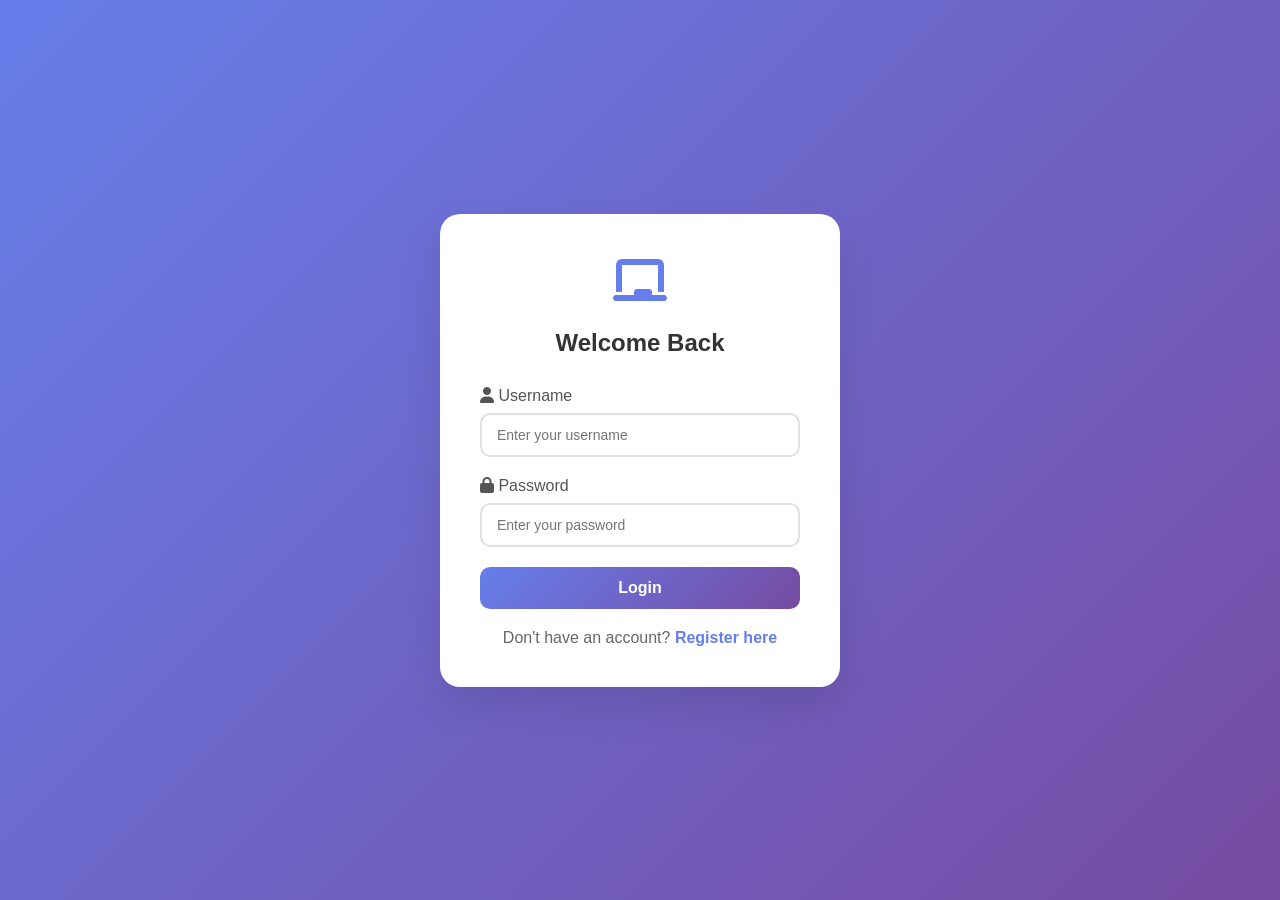
<file: whiteboard_project/src/main/webapp/login.html>
<!DOCTYPE html>
<html lang="en">
<head>
    <meta charset="UTF-8">
    <meta name="viewport" content="width=device-width, initial-scale=1.0">
    <title>Login - Whiteboard Pro</title>
    <link rel="stylesheet" href="https://cdnjs.cloudflare.com/ajax/libs/font-awesome/6.4.0/css/all.min.css">
    <style>
        * {
            margin: 0;
            padding: 0;
            box-sizing: border-box;
        }
        
        body {
            font-family: 'Segoe UI', Tahoma, Geneva, Verdana, sans-serif;
            background: linear-gradient(135deg, #667eea 0%, #764ba2 100%);
            min-height: 100vh;
            display: flex;
            justify-content: center;
            align-items: center;
        }
        
        .login-container {
            background: white;
            border-radius: 20px;
            box-shadow: 0 20px 40px rgba(0,0,0,0.1);
            width: 100%;
            max-width: 400px;
            padding: 40px;
            animation: slideUp 0.5s ease;
        }
        
        @keyframes slideUp {
            from {
                opacity: 0;
                transform: translateY(30px);
            }
            to {
                opacity: 1;
                transform: translateY(0);
            }
        }
        
        .logo {
            text-align: center;
            font-size: 3rem;
            color: #667eea;
            margin-bottom: 20px;
        }
        
        h2 {
            text-align: center;
            color: #333;
            margin-bottom: 30px;
        }
        
        .input-group {
            margin-bottom: 20px;
        }
        
        .input-group label {
            display: block;
            margin-bottom: 8px;
            color: #555;
            font-weight: 500;
        }
        
        .input-group input {
            width: 100%;
            padding: 12px 15px;
            border: 2px solid #e0e0e0;
            border-radius: 10px;
            font-size: 14px;
            transition: 0.3s;
        }
        
        .input-group input:focus {
            outline: none;
            border-color: #667eea;
        }
        
        button {
            width: 100%;
            padding: 12px;
            background: linear-gradient(135deg, #667eea, #764ba2);
            color: white;
            border: none;
            border-radius: 10px;
            font-size: 16px;
            font-weight: 600;
            cursor: pointer;
            transition: 0.3s;
        }
        
        button:hover {
            transform: translateY(-2px);
            box-shadow: 0 5px 15px rgba(102,126,234,0.4);
        }
        
        .register-link {
            text-align: center;
            margin-top: 20px;
            color: #666;
        }
        
        .register-link a {
            color: #667eea;
            text-decoration: none;
            font-weight: 600;
        }
        
        .register-link a:hover {
            text-decoration: underline;
        }
        
        .error-message {
            background: #fee;
            color: #c33;
            padding: 10px;
            border-radius: 8px;
            margin-bottom: 20px;
            display: none;
        }
        
        .success-message {
            background: #efe;
            color: #3c3;
            padding: 10px;
            border-radius: 8px;
            margin-bottom: 20px;
            display: none;
        }
    </style>
</head>
<body>
    <div class="login-container">
        <div class="logo">
            <i class="fas fa-chalkboard"></i>
        </div>
        <h2>Welcome Back</h2>
        
        <div id="errorMessage" class="error-message"></div>
        <div id="successMessage" class="success-message"></div>
        
        <form id="loginForm">
            <div class="input-group">
                <label><i class="fas fa-user"></i> Username</label>
                <input type="text" id="username" required placeholder="Enter your username">
            </div>
            
            <div class="input-group">
                <label><i class="fas fa-lock"></i> Password</label>
                <input type="password" id="password" required placeholder="Enter your password">
            </div>
            
            <button type="submit">Login</button>
        </form>
        
        <div class="register-link">
            Don't have an account? <a href="register.html">Register here</a>
        </div>
    </div>
    
    <script>
        const API_URL = window.location.origin + '/whiteboard/api/auth';
        
        document.getElementById('loginForm').addEventListener('submit', async (e) => {
            e.preventDefault();
            
            const username = document.getElementById('username').value;
            const password = document.getElementById('password').value;
            
            const errorDiv = document.getElementById('errorMessage');
            const successDiv = document.getElementById('successMessage');
            
            errorDiv.style.display = 'none';
            successDiv.style.display = 'none';
            
            try {
                const response = await fetch(`${API_URL}/login`, {
                    method: 'POST',
                    headers: {
                        'Content-Type': 'application/json'
                    },
                    body: JSON.stringify({ username, password })
                });
                
                const data = await response.json();
                
                if (response.ok && data.success) {
                    successDiv.textContent = data.message;
                    successDiv.style.display = 'block';
                    
                    // Store user info
                    localStorage.setItem('username', data.username);
                    localStorage.setItem('userId', data.userId);
                    
                    // Redirect to dashboard
                    setTimeout(() => {
                        window.location.href = 'dashboard.html';
                    }, 1000);
                } else {
                    errorDiv.textContent = data.error || 'Login failed';
                    errorDiv.style.display = 'block';
                }
            } catch (error) {
                errorDiv.textContent = 'Network error. Please try again.';
                errorDiv.style.display = 'block';
            }
        });
    </script>
</body>
</html>
</file>
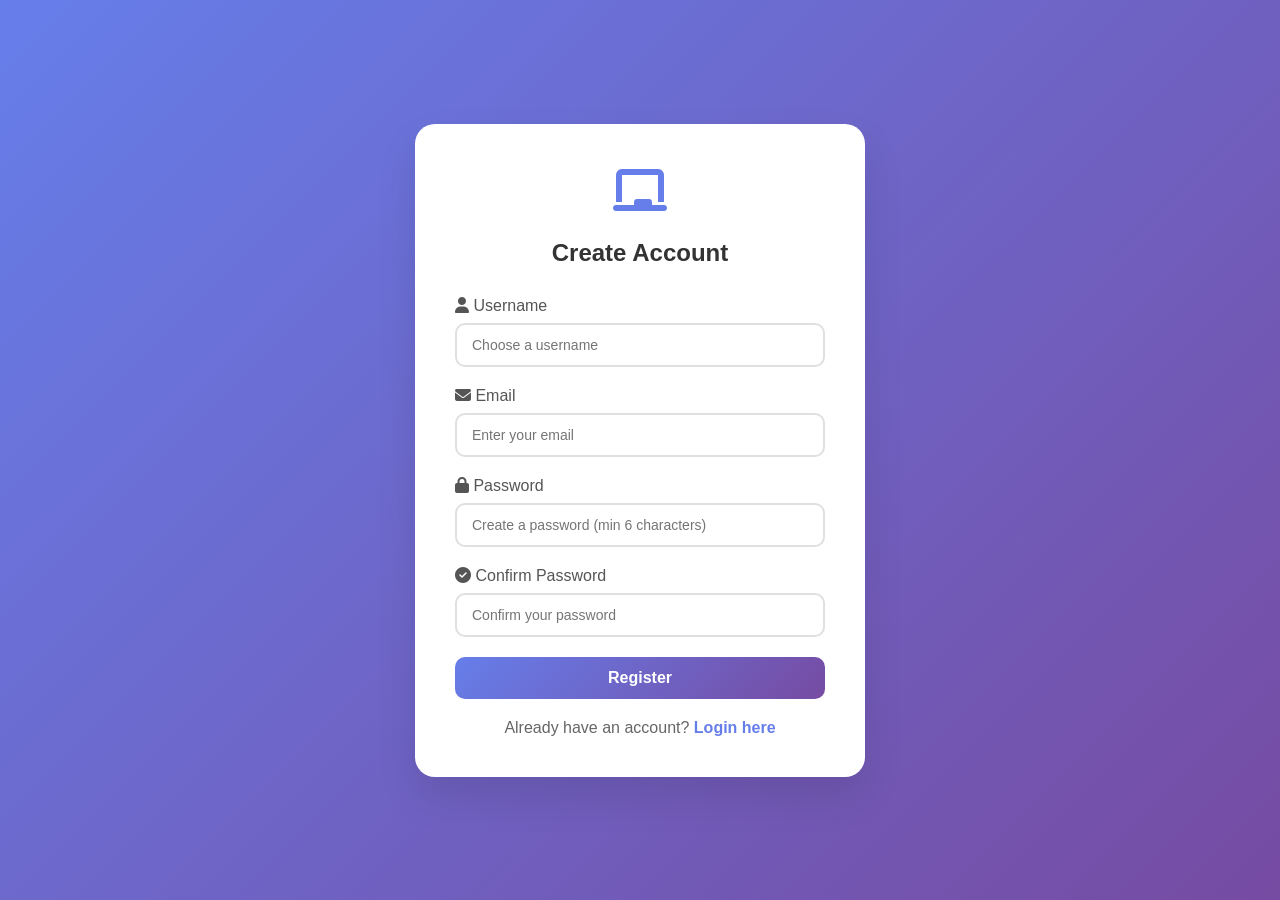
<file: whiteboard_project/src/main/webapp/register.html>
<!DOCTYPE html>
<html lang="en">
<head>
    <meta charset="UTF-8">
    <meta name="viewport" content="width=device-width, initial-scale=1.0">
    <title>Register - Whiteboard Pro</title>
    <link rel="stylesheet" href="https://cdnjs.cloudflare.com/ajax/libs/font-awesome/6.4.0/css/all.min.css">
    <style>
        * {
            margin: 0;
            padding: 0;
            box-sizing: border-box;
        }
        
        body {
            font-family: 'Segoe UI', Tahoma, Geneva, Verdana, sans-serif;
            background: linear-gradient(135deg, #667eea 0%, #764ba2 100%);
            min-height: 100vh;
            display: flex;
            justify-content: center;
            align-items: center;
        }
        
        .register-container {
            background: white;
            border-radius: 20px;
            box-shadow: 0 20px 40px rgba(0,0,0,0.1);
            width: 100%;
            max-width: 450px;
            padding: 40px;
            animation: slideUp 0.5s ease;
        }
        
        @keyframes slideUp {
            from {
                opacity: 0;
                transform: translateY(30px);
            }
            to {
                opacity: 1;
                transform: translateY(0);
            }
        }
        
        .logo {
            text-align: center;
            font-size: 3rem;
            color: #667eea;
            margin-bottom: 20px;
        }
        
        h2 {
            text-align: center;
            color: #333;
            margin-bottom: 30px;
        }
        
        .input-group {
            margin-bottom: 20px;
        }
        
        .input-group label {
            display: block;
            margin-bottom: 8px;
            color: #555;
            font-weight: 500;
        }
        
        .input-group input {
            width: 100%;
            padding: 12px 15px;
            border: 2px solid #e0e0e0;
            border-radius: 10px;
            font-size: 14px;
            transition: 0.3s;
        }
        
        .input-group input:focus {
            outline: none;
            border-color: #667eea;
        }
        
        button {
            width: 100%;
            padding: 12px;
            background: linear-gradient(135deg, #667eea, #764ba2);
            color: white;
            border: none;
            border-radius: 10px;
            font-size: 16px;
            font-weight: 600;
            cursor: pointer;
            transition: 0.3s;
        }
        
        button:hover {
            transform: translateY(-2px);
            box-shadow: 0 5px 15px rgba(102,126,234,0.4);
        }
        
        .login-link {
            text-align: center;
            margin-top: 20px;
            color: #666;
        }
        
        .login-link a {
            color: #667eea;
            text-decoration: none;
            font-weight: 600;
        }
        
        .login-link a:hover {
            text-decoration: underline;
        }
        
        .error-message {
            background: #fee;
            color: #c33;
            padding: 10px;
            border-radius: 8px;
            margin-bottom: 20px;
            display: none;
        }
        
        .success-message {
            background: #efe;
            color: #3c3;
            padding: 10px;
            border-radius: 8px;
            margin-bottom: 20px;
            display: none;
        }
        
        .password-strength {
            margin-top: 5px;
            font-size: 12px;
        }
        
        .strength-weak { color: #c33; }
        .strength-medium { color: #fa0; }
        .strength-strong { color: #3c3; }
    </style>
</head>
<body>
    <div class="register-container">
        <div class="logo">
            <i class="fas fa-chalkboard"></i>
        </div>
        <h2>Create Account</h2>
        
        <div id="errorMessage" class="error-message"></div>
        <div id="successMessage" class="success-message"></div>
        
        <form id="registerForm">
            <div class="input-group">
                <label><i class="fas fa-user"></i> Username</label>
                <input type="text" id="username" required placeholder="Choose a username">
            </div>
            
            <div class="input-group">
                <label><i class="fas fa-envelope"></i> Email</label>
                <input type="email" id="email" required placeholder="Enter your email">
            </div>
            
            <div class="input-group">
                <label><i class="fas fa-lock"></i> Password</label>
                <input type="password" id="password" required placeholder="Create a password (min 6 characters)">
                <div class="password-strength" id="passwordStrength"></div>
            </div>
            
            <div class="input-group">
                <label><i class="fas fa-check-circle"></i> Confirm Password</label>
                <input type="password" id="confirmPassword" required placeholder="Confirm your password">
            </div>
            
            <button type="submit">Register</button>
        </form>
        
        <div class="login-link">
            Already have an account? <a href="login.html">Login here</a>
        </div>
    </div>
    
    <script>
        const API_URL = window.location.origin + '/whiteboard/api/auth';
        
        // Password strength checker
        document.getElementById('password').addEventListener('input', function() {
            const password = this.value;
            const strengthDiv = document.getElementById('passwordStrength');
            
            let strength = 'weak';
            if (password.length >= 8 && /[a-z]/.test(password) && /[A-Z]/.test(password) && /[0-9]/.test(password)) {
                strength = 'strong';
            } else if (password.length >= 6) {
                strength = 'medium';
            }
            
            strengthDiv.className = 'password-strength strength-' + strength;
            strengthDiv.textContent = strength === 'weak' ? 'Weak password' : 
                                     (strength === 'medium' ? 'Medium password' : 'Strong password!');
        });
        
        document.getElementById('registerForm').addEventListener('submit', async (e) => {
            e.preventDefault();
            
            const username = document.getElementById('username').value;
            const email = document.getElementById('email').value;
            const password = document.getElementById('password').value;
            const confirmPassword = document.getElementById('confirmPassword').value;
            
            const errorDiv = document.getElementById('errorMessage');
            const successDiv = document.getElementById('successMessage');
            
            errorDiv.style.display = 'none';
            successDiv.style.display = 'none';
            
            // Validation
            if (password !== confirmPassword) {
                errorDiv.textContent = 'Passwords do not match';
                errorDiv.style.display = 'block';
                return;
            }
            
            if (password.length < 6) {
                errorDiv.textContent = 'Password must be at least 6 characters';
                errorDiv.style.display = 'block';
                return;
            }
            
            try {
                const response = await fetch(`${API_URL}/register`, {
                    method: 'POST',
                    headers: {
                        'Content-Type': 'application/json'
                    },
                    body: JSON.stringify({ username, email, password })
                });
                
                const data = await response.json();
                
                if (response.ok && data.success) {
                    successDiv.textContent = data.message + ' Redirecting to login...';
                    successDiv.style.display = 'block';
                    
                    setTimeout(() => {
                        window.location.href = 'login.html';
                    }, 2000);
                } else {
                    errorDiv.textContent = data.error || 'Registration failed';
                    errorDiv.style.display = 'block';
                }
            } catch (error) {
                errorDiv.textContent = 'Network error. Please try again.';
                errorDiv.style.display = 'block';
            }
        });
    </script>
</body>
</html>
</file>
